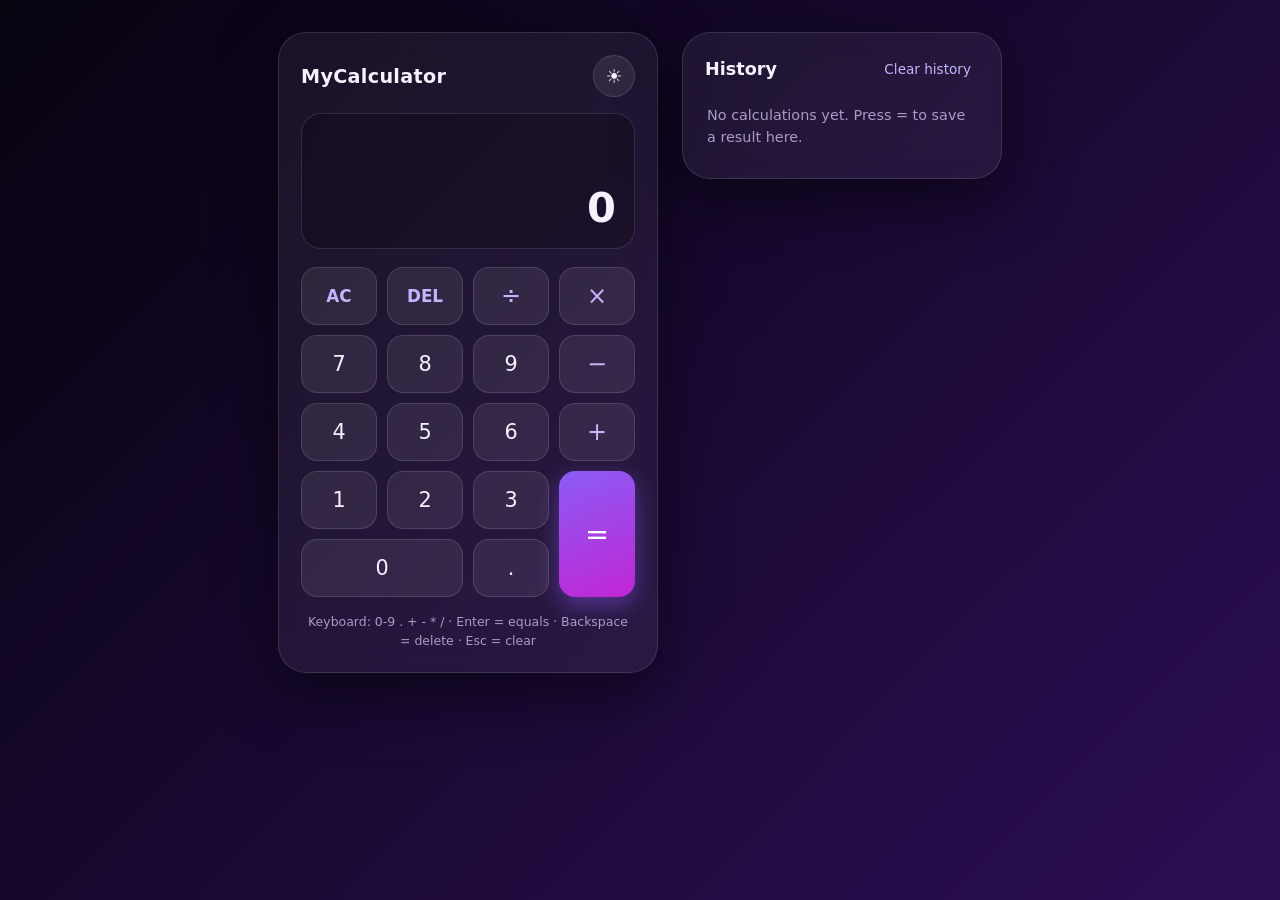
<file: index.html>
<!DOCTYPE html>
<html lang="en" data-theme="dark">
<head>
  <meta charset="UTF-8">
  <meta name="viewport" content="width=device-width, initial-scale=1.0">
  <meta name="description" content="A safe, keyboard-friendly calculator with history and themes, built with HTML, CSS and vanilla JavaScript.">
  <title>MyCalculator</title>
  <link rel="stylesheet" href="style.css">
</head>
<body>
  <main class="app">
    <section class="calculator" aria-label="Calculator">
      <header class="topbar">
        <h1>MyCalculator</h1>
        <button id="themeToggle" class="icon-btn" type="button" aria-label="Switch to light theme">&#9728;</button>
      </header>

      <div class="display">
        <div id="previous" class="previous" aria-hidden="true"></div>
        <output id="current" class="current" aria-live="polite" aria-atomic="true">0</output>
      </div>

      <div id="keypad" class="keypad">
        <button class="btn fn" type="button" data-action="clear" data-key="Escape" aria-label="All clear">AC</button>
        <button class="btn fn" type="button" data-action="delete" data-key="Backspace" aria-label="Delete last character">DEL</button>
        <button class="btn op" type="button" data-action="operator" data-value="/" data-key="/" aria-label="Divide">&divide;</button>
        <button class="btn op" type="button" data-action="operator" data-value="*" data-key="*" aria-label="Multiply">&times;</button>

        <button class="btn" type="button" data-action="digit" data-value="7" data-key="7">7</button>
        <button class="btn" type="button" data-action="digit" data-value="8" data-key="8">8</button>
        <button class="btn" type="button" data-action="digit" data-value="9" data-key="9">9</button>
        <button class="btn op" type="button" data-action="operator" data-value="-" data-key="-" aria-label="Subtract">&minus;</button>

        <button class="btn" type="button" data-action="digit" data-value="4" data-key="4">4</button>
        <button class="btn" type="button" data-action="digit" data-value="5" data-key="5">5</button>
        <button class="btn" type="button" data-action="digit" data-value="6" data-key="6">6</button>
        <button class="btn op" type="button" data-action="operator" data-value="+" data-key="+" aria-label="Add">+</button>

        <button class="btn" type="button" data-action="digit" data-value="1" data-key="1">1</button>
        <button class="btn" type="button" data-action="digit" data-value="2" data-key="2">2</button>
        <button class="btn" type="button" data-action="digit" data-value="3" data-key="3">3</button>
        <button class="btn equals" type="button" data-action="equals" data-key="Enter" aria-label="Equals">=</button>

        <button class="btn zero" type="button" data-action="digit" data-value="0" data-key="0">0</button>
        <button class="btn" type="button" data-action="decimal" data-key="." aria-label="Decimal point">.</button>
      </div>

      <p class="hint">Keyboard: 0-9 . + - * / &middot; Enter = equals &middot; Backspace = delete &middot; Esc = clear</p>
    </section>

    <aside class="history" aria-label="Calculation history">
      <div class="history-head">
        <h2>History</h2>
        <button id="clearHistory" class="text-btn" type="button">Clear history</button>
      </div>
      <ul id="historyList" class="history-list"></ul>
      <p id="historyEmpty" class="empty">No calculations yet. Press = to save a result here.</p>
    </aside>
  </main>

  <script src="script.js"></script>
</body>
</html>
</file>
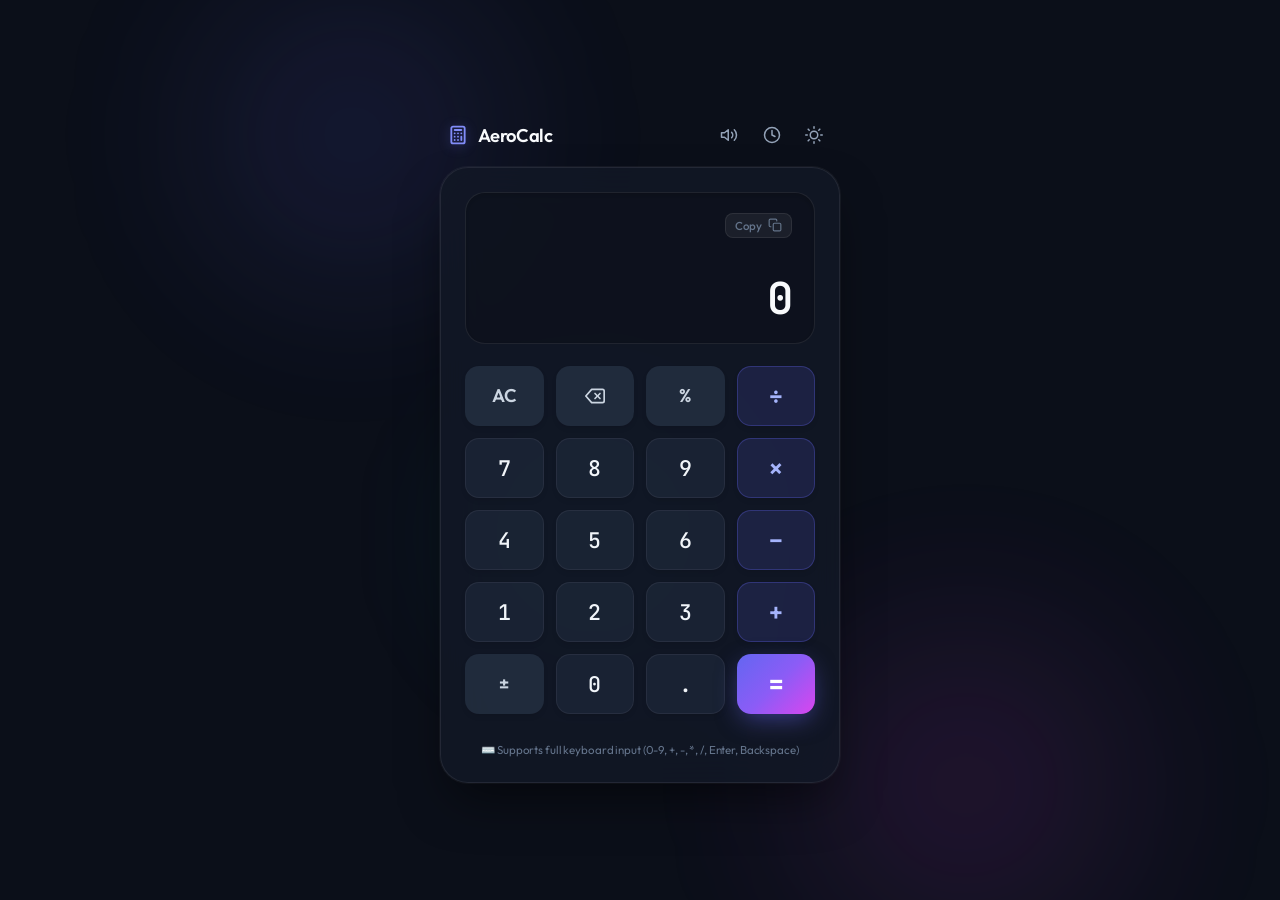
<file: Rahul_11255008_AeroCalc/index.html>
<!DOCTYPE html>
<html lang="en">
<head>
  <meta charset="UTF-8">
  <meta name="viewport" content="width=device-width, initial-scale=1.0">
  <title>AeroCalc — Modern Arithmetic Calculator</title>
  <meta name="description" content="A sleek, modern arithmetic calculator with real-time expression preview, history tape, keyboard shortcuts, and sound effects.">
  <link rel="preconnect" href="https://fonts.googleapis.com">
  <link rel="preconnect" href="https://fonts.gstatic.com" crossorigin>
  <link href="https://fonts.googleapis.com/css2?family=JetBrains+Mono:wght@400;500;600&family=Outfit:wght@300;400;500;600;700&display=swap" rel="stylesheet">
  <link rel="stylesheet" href="style.css">
</head>
<body>
  <div class="background-ambient">
    <div class="ambient-orb orb-1"></div>
    <div class="ambient-orb orb-2"></div>
    <div class="ambient-orb orb-3"></div>
  </div>

  <main class="calculator-app">
    <!-- Top toolbar -->
    <header class="app-header">
      <div class="brand">
        <span class="brand-icon">
          <svg width="20" height="20" viewBox="0 0 24 24" fill="none" stroke="currentColor" stroke-width="2.2" stroke-linecap="round" stroke-linejoin="round">
            <rect x="4" y="2" width="16" height="20" rx="2"></rect>
            <line x1="8" y1="6" x2="16" y2="6"></line>
            <line x1="16" y1="14" x2="16" y2="18"></line>
            <path d="M16 10h.01"></path>
            <path d="M12 10h.01"></path>
            <path d="M8 10h.01"></path>
            <path d="M12 14h.01"></path>
            <path d="M8 14h.01"></path>
            <path d="M12 18h.01"></path>
            <path d="M8 18h.01"></path>
          </svg>
        </span>
        <span class="brand-name">AeroCalc</span>
      </div>

      <div class="header-actions">
        <!-- Sound Toggle -->
        <button id="soundToggleBtn" class="icon-btn" title="Toggle audio feedback" aria-label="Toggle sound">
          <svg class="sound-on-icon" width="18" height="18" viewBox="0 0 24 24" fill="none" stroke="currentColor" stroke-width="2" stroke-linecap="round" stroke-linejoin="round">
            <polygon points="11 5 6 9 2 9 2 15 6 15 11 19 11 5"></polygon>
            <path d="M19.07 4.93a10 10 0 0 1 0 14.14M15.54 8.46a5 5 0 0 1 0 7.07"></path>
          </svg>
          <svg class="sound-off-icon hidden" width="18" height="18" viewBox="0 0 24 24" fill="none" stroke="currentColor" stroke-width="2" stroke-linecap="round" stroke-linejoin="round">
            <polygon points="11 5 6 9 2 9 2 15 6 15 11 19 11 5"></polygon>
            <line x1="23" y1="9" x2="17" y2="15"></line>
            <line x1="17" y1="9" x2="23" y2="15"></line>
          </svg>
        </button>

        <!-- History Drawer Toggle -->
        <button id="historyToggleBtn" class="icon-btn" title="View calculation history" aria-label="Toggle history">
          <svg width="18" height="18" viewBox="0 0 24 24" fill="none" stroke="currentColor" stroke-width="2" stroke-linecap="round" stroke-linejoin="round">
            <circle cx="12" cy="12" r="10"></circle>
            <polyline points="12 6 12 12 16 14"></polyline>
          </svg>
        </button>

        <!-- Theme Toggle -->
        <button id="themeToggleBtn" class="icon-btn" title="Switch theme" aria-label="Toggle theme">
          <svg class="theme-dark-icon" width="18" height="18" viewBox="0 0 24 24" fill="none" stroke="currentColor" stroke-width="2" stroke-linecap="round" stroke-linejoin="round">
            <circle cx="12" cy="12" r="5"></circle>
            <line x1="12" y1="1" x2="12" y2="3"></line>
            <line x1="12" y1="21" x2="12" y2="23"></line>
            <line x1="4.22" y1="4.22" x2="5.64" y2="5.64"></line>
            <line x1="18.36" y1="18.36" x2="19.78" y2="19.78"></line>
            <line x1="1" y1="12" x2="3" y2="12"></line>
            <line x1="21" y1="12" x2="23" y2="12"></line>
            <line x1="4.22" y1="19.78" x2="5.64" y2="18.36"></line>
            <line x1="18.36" y1="5.64" x2="19.78" y2="4.22"></line>
          </svg>
          <svg class="theme-light-icon hidden" width="18" height="18" viewBox="0 0 24 24" fill="none" stroke="currentColor" stroke-width="2" stroke-linecap="round" stroke-linejoin="round">
            <path d="M21 12.79A9 9 0 1 1 11.21 3 7 7 0 0 0 21 12.79z"></path>
          </svg>
        </button>
      </div>
    </header>

    <!-- Calculator Card -->
    <div class="calculator-card">
      <!-- Screen / Display Section -->
      <section class="display-section">
        <div class="display-meta">
          <span id="operationIndicator" class="op-indicator"></span>
          <button id="copyBtn" class="copy-badge" title="Copy result to clipboard">
            <span class="copy-text">Copy</span>
            <svg class="copy-icon" width="14" height="14" viewBox="0 0 24 24" fill="none" stroke="currentColor" stroke-width="2" stroke-linecap="round" stroke-linejoin="round">
              <rect x="9" y="9" width="13" height="13" rx="2" ry="2"></rect>
              <path d="M5 15H4a2 2 0 0 1-2-2V4a2 2 0 0 1 2-2h9a2 2 0 0 1 2 2v1"></path>
            </svg>
          </button>
        </div>

        <!-- Upper expression history -->
        <div id="historyExpression" class="history-expression" aria-live="polite"></div>

        <!-- Primary numeric display -->
        <div class="main-display-wrapper">
          <div id="currentDisplay" class="current-display" aria-live="assertive">0</div>
        </div>
      </section>

      <!-- Keypad Grid -->
      <section class="keypad-grid" role="region" aria-label="Calculator Keypad">
        <!-- Row 1: Function Keys -->
        <button id="btnClear" class="key key-func" data-action="clear" data-key="Escape" aria-label="All Clear">AC</button>
        <button id="btnBackspace" class="key key-func" data-action="backspace" data-key="Backspace" aria-label="Backspace">
          <svg width="20" height="20" viewBox="0 0 24 24" fill="none" stroke="currentColor" stroke-width="2" stroke-linecap="round" stroke-linejoin="round">
            <path d="M21 4H8l-7 8 7 8h13a2 2 0 0 0 2-2V6a2 2 0 0 0-2-2z"></path>
            <line x1="18" y1="9" x2="12" y2="15"></line>
            <line x1="12" y1="9" x2="18" y2="15"></line>
          </svg>
        </button>
        <button id="btnPercent" class="key key-func" data-action="percent" data-key="%" aria-label="Percentage">%</button>
        <button id="btnDivide" class="key key-operator" data-action="operator" data-operator="÷" data-key="/" aria-label="Divide">÷</button>

        <!-- Row 2 -->
        <button class="key key-digit" data-digit="7" data-key="7">7</button>
        <button class="key key-digit" data-digit="8" data-key="8">8</button>
        <button class="key key-digit" data-digit="9" data-key="9">9</button>
        <button id="btnMultiply" class="key key-operator" data-action="operator" data-operator="×" data-key="*" aria-label="Multiply">×</button>

        <!-- Row 3 -->
        <button class="key key-digit" data-digit="4" data-key="4">4</button>
        <button class="key key-digit" data-digit="5" data-key="5">5</button>
        <button class="key key-digit" data-digit="6" data-key="6">6</button>
        <button id="btnSubtract" class="key key-operator" data-action="operator" data-operator="−" data-key="-" aria-label="Subtract">−</button>

        <!-- Row 4 -->
        <button class="key key-digit" data-digit="1" data-key="1">1</button>
        <button class="key key-digit" data-digit="2" data-key="2">2</button>
        <button class="key key-digit" data-digit="3" data-key="3">3</button>
        <button id="btnAdd" class="key key-operator" data-action="operator" data-operator="+" data-key="+" aria-label="Add">+</button>

        <!-- Row 5 -->
        <button id="btnNegate" class="key key-func" data-action="negate" data-key="±" aria-label="Plus or Minus">±</button>
        <button class="key key-digit" data-digit="0" data-key="0">0</button>
        <button id="btnDecimal" class="key key-digit" data-digit="." data-key="." aria-label="Decimal point">.</button>
        <button id="btnEquals" class="key key-equals" data-action="calculate" data-key="Enter" aria-label="Equals">=</button>
      </section>

      <!-- Keyboard helper hint -->
      <footer class="calculator-footer">
        <span class="keyboard-hint">⌨️ Supports full keyboard input (0-9, +, -, *, /, Enter, Backspace)</span>
      </footer>
    </div>

    <!-- Slide-in History Tape Drawer -->
    <aside id="historyDrawer" class="history-drawer" aria-hidden="true">
      <div class="history-header">
        <div class="history-title">
          <svg width="18" height="18" viewBox="0 0 24 24" fill="none" stroke="currentColor" stroke-width="2" stroke-linecap="round" stroke-linejoin="round">
            <circle cx="12" cy="12" r="10"></circle>
            <polyline points="12 6 12 12 16 14"></polyline>
          </svg>
          <h3>Calculation History</h3>
        </div>
        <div class="history-actions">
          <button id="clearHistoryBtn" class="text-btn" title="Clear all history">Clear</button>
          <button id="closeHistoryBtn" class="icon-btn-close" aria-label="Close history">
            <svg width="18" height="18" viewBox="0 0 24 24" fill="none" stroke="currentColor" stroke-width="2" stroke-linecap="round" stroke-linejoin="round">
              <line x1="18" y1="6" x2="6" y2="18"></line>
              <line x1="6" y1="6" x2="18" y2="18"></line>
            </svg>
          </button>
        </div>
      </div>
      <div id="historyList" class="history-list">
        <div class="history-empty">
          <p>No past calculations yet.</p>
          <span>Calculate something and it will appear here!</span>
        </div>
      </div>
    </aside>

    <div id="drawerBackdrop" class="drawer-backdrop"></div>
  </main>

  <!-- Notification Toast -->
  <div id="toast" class="toast" role="status" aria-live="polite"></div>

  <script src="script.js"></script>
</body>
</html>
</file>
<file: style.css>
/* ---------- Theme variables ---------- */
:root[data-theme="dark"] {
  --bg1: #07030f; --bg2: #2b0f55;
  --card: rgba(255, 255, 255, 0.06); --border: rgba(255, 255, 255, 0.12);
  --text: #f5f1ff; --muted: #a99cc8;
  --key: rgba(255, 255, 255, 0.08); --key-hover: rgba(255, 255, 255, 0.17);
  --accent: #8b5cf6; --accent2: #c026d3; --fn: #c4b5fd; --danger: #fb7185;
  --shadow: 0 20px 60px rgba(0, 0, 0, 0.5);
}
:root[data-theme="light"] {
  --bg1: #f6f0ff; --bg2: #d6c4ff;
  --card: rgba(255, 255, 255, 0.72); --border: rgba(91, 33, 182, 0.16);
  --text: #1e1236; --muted: #6b5b8c;
  --key: rgba(91, 33, 182, 0.08); --key-hover: rgba(91, 33, 182, 0.17);
  --accent: #7c3aed; --accent2: #c026d3; --fn: #6d28d9; --danger: #e11d48;
  --shadow: 0 20px 50px rgba(91, 33, 182, 0.2);
}

/* ---------- Base ---------- */
* { box-sizing: border-box; margin: 0; }
body {
  min-height: 100vh;
  font-family: "Segoe UI", system-ui, -apple-system, Roboto, Helvetica, Arial, sans-serif;
  color: var(--text);
  background: linear-gradient(135deg, var(--bg1), var(--bg2)) fixed;
}
button { font: inherit; color: inherit; cursor: pointer; }
button:focus-visible { outline: 3px solid var(--accent); outline-offset: 2px; }

/* ---------- Layout ---------- */
.app {
  display: grid;
  grid-template-columns: minmax(300px, 380px) minmax(260px, 320px);
  gap: 24px;
  justify-content: center;
  align-items: start;
  padding: 32px 16px;
}
.calculator, .history {
  background: var(--card);
  border: 1px solid var(--border);
  border-radius: 28px;
  padding: 22px;
  box-shadow: var(--shadow);
  backdrop-filter: blur(14px);
  -webkit-backdrop-filter: blur(14px);
}

.topbar { display: flex; justify-content: space-between; align-items: center; margin-bottom: 16px; }
.topbar h1 { font-size: 1.2rem; font-weight: 700; letter-spacing: 0.3px; }
.icon-btn {
  width: 42px; height: 42px; border-radius: 50%; font-size: 1.2rem;
  background: var(--key); border: 1px solid var(--border);
  transition: background 0.2s, transform 0.2s;
}
.icon-btn:hover { background: var(--key-hover); transform: rotate(20deg); }

/* ---------- Display ---------- */
.display {
  min-height: 8.5rem;
  padding: 16px 18px;
  margin-bottom: 18px;
  display: flex; flex-direction: column; justify-content: flex-end;
  text-align: right;
  border-radius: 20px;
  background: rgba(0, 0, 0, 0.22);
  border: 1px solid var(--border);
}
:root[data-theme="light"] .display { background: rgba(255, 255, 255, 0.65); }
.previous { min-height: 1.4rem; color: var(--muted); font-size: 1rem; overflow-wrap: anywhere; }
.current { font-size: 2.6rem; font-weight: 600; line-height: 1.15; overflow-wrap: anywhere; }
.current[data-size="sm"] { font-size: 1.9rem; }
.current[data-size="xs"] { font-size: 1.3rem; }
.current.error { color: var(--danger); font-size: 1.3rem; font-weight: 500; }

/* ---------- Keypad ---------- */
.keypad { display: grid; grid-template-columns: repeat(4, 1fr); gap: 10px; }
.btn {
  min-height: 58px;
  font-size: 1.3rem;
  border-radius: 16px;
  background: var(--key);
  border: 1px solid var(--border);
  transition: transform 0.15s, background 0.2s, box-shadow 0.2s;
}
.btn:hover { background: var(--key-hover); transform: translateY(-2px); }
.btn:active, .btn.pressed { transform: scale(0.94); background: var(--key-hover); }
.btn.fn { color: var(--fn); font-size: 1.05rem; font-weight: 600; }
.btn.op { color: var(--fn); font-size: 1.5rem; }
.btn.zero { grid-column: span 2; }
.btn.equals {
  grid-row: span 2;
  color: #fff; font-size: 1.8rem; border: none;
  background: linear-gradient(160deg, var(--accent), var(--accent2));
  box-shadow: 0 8px 22px rgba(139, 92, 246, 0.45);
}
.btn.equals:hover { background: linear-gradient(160deg, var(--accent), var(--accent2)); box-shadow: 0 10px 28px rgba(192, 38, 211, 0.55); }

.hint { margin-top: 16px; font-size: 0.78rem; line-height: 1.5; color: var(--muted); text-align: center; }

/* ---------- History ---------- */
.history-head { display: flex; justify-content: space-between; align-items: center; margin-bottom: 14px; }
.history-head h2 { font-size: 1.1rem; }
.text-btn { background: none; border: none; color: var(--fn); font-size: 0.85rem; padding: 6px 8px; border-radius: 8px; }
.text-btn:hover { background: var(--key); }
.history-list { list-style: none; padding: 0; max-height: 440px; overflow-y: auto; display: flex; flex-direction: column; gap: 8px; }
.history-item {
  width: 100%; text-align: right; padding: 10px 14px; border-radius: 14px;
  background: var(--key); border: 1px solid var(--border);
  transition: background 0.2s, transform 0.15s;
}
.history-item:hover { background: var(--key-hover); transform: translateX(-3px); }
.history-item .h-expr { display: block; font-size: 0.85rem; color: var(--muted); overflow-wrap: anywhere; }
.history-item .h-result { display: block; font-size: 1.2rem; font-weight: 600; overflow-wrap: anywhere; }
.empty { color: var(--muted); font-size: 0.9rem; line-height: 1.5; padding: 8px 2px; }

/* ---------- Responsive ---------- */
@media (max-width: 780px) {
  .app { grid-template-columns: minmax(0, 420px); padding: 16px 12px; }
  .current { font-size: 2.2rem; }
  .btn { min-height: 54px; }
}
@media (prefers-reduced-motion: reduce) {
  * { transition: none !important; }
}
</file>
<file: Rahul_11255008_AeroCalc/style.css>
/* ==========================================================================
   AeroCalc — Modern Arithmetic Calculator Design System
   ========================================================================== */

:root {
  /* Color Tokens - Dark Mode (Default) */
  --bg-primary: #0b0f19;
  --bg-secondary: #131a2a;
  --bg-tertiary: #1c263b;
  
  --card-bg: rgba(18, 24, 38, 0.85);
  --card-border: rgba(255, 255, 255, 0.08);
  --card-border-focus: rgba(99, 102, 241, 0.4);
  --card-shadow: 0 25px 50px -12px rgba(0, 0, 0, 0.55), 0 0 0 1px rgba(255, 255, 255, 0.05);

  --text-primary: #f8fafc;
  --text-secondary: #94a3b8;
  --text-tertiary: #64748b;

  /* Key button styles */
  --key-digit-bg: rgba(30, 41, 59, 0.7);
  --key-digit-hover: rgba(51, 65, 85, 0.85);
  --key-digit-active: rgba(71, 85, 105, 0.95);
  --key-digit-text: #f1f5f9;
  --key-digit-border: rgba(255, 255, 255, 0.06);

  --key-func-bg: rgba(51, 65, 85, 0.5);
  --key-func-hover: rgba(71, 85, 105, 0.7);
  --key-func-active: rgba(100, 116, 139, 0.8);
  --key-func-text: #cbd5e1;

  --key-op-bg: rgba(99, 102, 241, 0.15);
  --key-op-hover: rgba(99, 102, 241, 0.28);
  --key-op-active: rgba(99, 102, 241, 0.42);
  --key-op-text: #a5b4fc;
  --key-op-border: rgba(99, 102, 241, 0.3);

  --key-equals-bg: linear-gradient(135deg, #6366f1 0%, #8b5cf6 50%, #d946ef 100%);
  --key-equals-hover: linear-gradient(135deg, #4f46e5 0%, #7c3aed 50%, #c026d3 100%);
  --key-equals-active: linear-gradient(135deg, #4338ca 0%, #6d28d9 50%, #a21caf 100%);
  --key-equals-text: #ffffff;
  --key-equals-shadow: 0 8px 24px -4px rgba(99, 102, 241, 0.5);

  --orb-1: radial-gradient(circle, rgba(99, 102, 241, 0.22) 0%, transparent 70%);
  --orb-2: radial-gradient(circle, rgba(217, 70, 239, 0.18) 0%, transparent 70%);
  --orb-3: radial-gradient(circle, rgba(6, 182, 212, 0.18) 0%, transparent 70%);

  --radius-sm: 8px;
  --radius-md: 14px;
  --radius-lg: 20px;
  --radius-xl: 28px;

  --font-main: 'Outfit', -apple-system, BlinkMacSystemFont, 'Segoe UI', Roboto, sans-serif;
  --font-mono: 'JetBrains Mono', monospace;

  --drawer-bg: rgba(15, 23, 42, 0.95);
  --divider: rgba(255, 255, 255, 0.08);
}

/* Light Theme Variables */
[data-theme="light"] {
  --bg-primary: #f1f5f9;
  --bg-secondary: #e2e8f0;
  --bg-tertiary: #cbd5e1;

  --card-bg: rgba(255, 255, 255, 0.92);
  --card-border: rgba(0, 0, 0, 0.08);
  --card-border-focus: rgba(99, 102, 241, 0.5);
  --card-shadow: 0 20px 45px -10px rgba(0, 0, 0, 0.12), 0 0 0 1px rgba(0, 0, 0, 0.04);

  --text-primary: #0f172a;
  --text-secondary: #475569;
  --text-tertiary: #94a3b8;

  --key-digit-bg: #f8fafc;
  --key-digit-hover: #f1f5f9;
  --key-digit-active: #e2e8f0;
  --key-digit-text: #1e293b;
  --key-digit-border: rgba(0, 0, 0, 0.06);

  --key-func-bg: #e2e8f0;
  --key-func-hover: #cbd5e1;
  --key-func-active: #94a3b8;
  --key-func-text: #334155;

  --key-op-bg: rgba(99, 102, 241, 0.12);
  --key-op-hover: rgba(99, 102, 241, 0.22);
  --key-op-active: rgba(99, 102, 241, 0.32);
  --key-op-text: #4f46e5;
  --key-op-border: rgba(99, 102, 241, 0.25);

  --key-equals-bg: linear-gradient(135deg, #4f46e5 0%, #7c3aed 100%);
  --key-equals-hover: linear-gradient(135deg, #4338ca 0%, #6d28d9 100%);
  --key-equals-active: linear-gradient(135deg, #3730a3 0%, #5b21b6 100%);
  --key-equals-text: #ffffff;
  --key-equals-shadow: 0 8px 20px -3px rgba(79, 70, 229, 0.35);

  --orb-1: radial-gradient(circle, rgba(99, 102, 241, 0.15) 0%, transparent 70%);
  --orb-2: radial-gradient(circle, rgba(217, 70, 239, 0.12) 0%, transparent 70%);
  --orb-3: radial-gradient(circle, rgba(6, 182, 212, 0.12) 0%, transparent 70%);

  --drawer-bg: rgba(255, 255, 255, 0.96);
  --divider: rgba(0, 0, 0, 0.06);
}

/* Base Reset & Layout */
* {
  margin: 0;
  padding: 0;
  box-sizing: border-box;
  -webkit-font-smoothing: antialiased;
  -moz-osx-font-smoothing: grayscale;
}

body {
  font-family: var(--font-main);
  background-color: var(--bg-primary);
  color: var(--text-primary);
  min-height: 100vh;
  display: flex;
  justify-content: center;
  align-items: center;
  overflow-x: hidden;
  padding: 1.5rem;
  transition: background-color 0.4s ease, color 0.4s ease;
  user-select: none;
}

/* Subtle Animated Ambient Background */
.background-ambient {
  position: fixed;
  inset: 0;
  pointer-events: none;
  z-index: 0;
  overflow: hidden;
}

.ambient-orb {
  position: absolute;
  border-radius: 50%;
  filter: blur(80px);
  opacity: 0.8;
  animation: floatOrb 18s ease-in-out infinite alternate;
}

.orb-1 {
  width: 450px;
  height: 450px;
  background: var(--orb-1);
  top: -10%;
  left: 10%;
  animation-duration: 22s;
}

.orb-2 {
  width: 500px;
  height: 500px;
  background: var(--orb-2);
  bottom: -15%;
  right: 5%;
  animation-duration: 26s;
}

.orb-3 {
  width: 350px;
  height: 350px;
  background: var(--orb-3);
  top: 40%;
  right: 40%;
  animation-duration: 19s;
}

@keyframes floatOrb {
  0% { transform: translate(0, 0) scale(1); }
  50% { transform: translate(30px, 40px) scale(1.1); }
  100% { transform: translate(-25px, -30px) scale(0.95); }
}

/* Calculator Container */
.calculator-app {
  position: relative;
  z-index: 1;
  width: 100%;
  max-width: 400px;
}

/* App Header */
.app-header {
  display: flex;
  align-items: center;
  justify-content: space-between;
  margin-bottom: 0.85rem;
  padding: 0 0.5rem;
}

.brand {
  display: flex;
  align-items: center;
  gap: 0.6rem;
  color: var(--text-primary);
  font-weight: 600;
  font-size: 1.15rem;
  letter-spacing: -0.02em;
}

.brand-icon {
  display: flex;
  align-items: center;
  justify-content: center;
  color: #818cf8;
  filter: drop-shadow(0 2px 6px rgba(99, 102, 241, 0.4));
}

.header-actions {
  display: flex;
  align-items: center;
  gap: 0.4rem;
}

.icon-btn {
  background: transparent;
  border: 1px solid transparent;
  color: var(--text-secondary);
  cursor: pointer;
  padding: 0.5rem;
  border-radius: var(--radius-sm);
  display: flex;
  align-items: center;
  justify-content: center;
  transition: all 0.2s cubic-bezier(0.16, 1, 0.3, 1);
}

.icon-btn:hover {
  color: var(--text-primary);
  background: rgba(255, 255, 255, 0.08);
  border-color: var(--card-border);
  transform: translateY(-1px);
}

.icon-btn:active {
  transform: translateY(0);
}

.hidden {
  display: none !important;
}

/* Main Card */
.calculator-card {
  background: var(--card-bg);
  backdrop-filter: blur(24px);
  -webkit-backdrop-filter: blur(24px);
  border: 1px solid var(--card-border);
  border-radius: var(--radius-xl);
  box-shadow: var(--card-shadow);
  padding: 1.5rem;
  display: flex;
  flex-direction: column;
  gap: 1.35rem;
  overflow: hidden;
  position: relative;
  transition: border-color 0.3s ease, box-shadow 0.3s ease;
}

/* Display Section */
.display-section {
  background: rgba(0, 0, 0, 0.18);
  border: 1px solid var(--card-border);
  border-radius: var(--radius-lg);
  padding: 1.25rem 1.4rem;
  display: flex;
  flex-direction: column;
  gap: 0.4rem;
  position: relative;
  min-height: 140px;
  justify-content: flex-end;
  box-shadow: inset 0 2px 6px rgba(0, 0, 0, 0.15);
}

[data-theme="light"] .display-section {
  background: rgba(241, 245, 249, 0.85);
  box-shadow: inset 0 2px 4px rgba(0, 0, 0, 0.04);
}

.display-meta {
  display: flex;
  align-items: center;
  justify-content: space-between;
  min-height: 24px;
}

.op-indicator {
  font-size: 0.82rem;
  font-weight: 600;
  color: #818cf8;
  letter-spacing: 0.05em;
  text-transform: uppercase;
}

.copy-badge {
  background: rgba(255, 255, 255, 0.06);
  border: 1px solid var(--card-border);
  color: var(--text-tertiary);
  font-family: var(--font-main);
  font-size: 0.72rem;
  font-weight: 500;
  padding: 0.25rem 0.55rem;
  border-radius: var(--radius-sm);
  display: flex;
  align-items: center;
  gap: 0.35rem;
  cursor: pointer;
  transition: all 0.2s ease;
}

.copy-badge:hover {
  color: var(--text-primary);
  background: rgba(255, 255, 255, 0.12);
  border-color: rgba(255, 255, 255, 0.2);
}

.history-expression {
  font-family: var(--font-mono);
  font-size: 0.95rem;
  color: var(--text-secondary);
  text-align: right;
  min-height: 1.4rem;
  white-space: nowrap;
  overflow: hidden;
  text-overflow: ellipsis;
  letter-spacing: 0.02em;
  word-break: break-all;
}

.main-display-wrapper {
  overflow: hidden;
  width: 100%;
}

.current-display {
  font-family: var(--font-mono);
  font-size: 2.75rem;
  font-weight: 600;
  text-align: right;
  color: var(--text-primary);
  line-height: 1.15;
  letter-spacing: -0.03em;
  white-space: nowrap;
  overflow: hidden;
  text-overflow: clip;
  transition: font-size 0.15s ease;
}

/* Keypad Grid */
.keypad-grid {
  display: grid;
  grid-template-columns: repeat(4, 1fr);
  gap: 0.75rem;
}

/* Individual Key Base */
.key {
  appearance: none;
  border: none;
  outline: none;
  font-family: var(--font-main);
  font-size: 1.35rem;
  font-weight: 500;
  height: 60px;
  border-radius: var(--radius-md);
  cursor: pointer;
  display: flex;
  align-items: center;
  justify-content: center;
  position: relative;
  overflow: hidden;
  transition: all 0.18s cubic-bezier(0.16, 1, 0.3, 1);
  box-shadow: 0 3px 6px -2px rgba(0, 0, 0, 0.15);
}

.key:hover {
  transform: translateY(-2px);
  filter: brightness(1.1);
}

.key:active, .key.is-pressed {
  transform: translateY(1px) scale(0.97);
  box-shadow: 0 1px 2px rgba(0, 0, 0, 0.2);
}

/* Digits */
.key-digit {
  background: var(--key-digit-bg);
  color: var(--key-digit-text);
  border: 1px solid var(--key-digit-border);
  font-weight: 500;
  font-family: var(--font-mono);
}

.key-digit:hover {
  background: var(--key-digit-hover);
}

.key-digit:active, .key-digit.is-pressed {
  background: var(--key-digit-active);
}

/* Function keys (AC, DEL, %, +/-) */
.key-func {
  background: var(--key-func-bg);
  color: var(--key-func-text);
  font-size: 1.15rem;
  font-weight: 600;
}

.key-func:hover {
  background: var(--key-func-hover);
}

.key-func:active, .key-func.is-pressed {
  background: var(--key-func-active);
}

/* Operators (÷, ×, −, +) */
.key-operator {
  background: var(--key-op-bg);
  color: var(--key-op-text);
  border: 1px solid var(--key-op-border);
  font-size: 1.55rem;
  font-weight: 600;
}

.key-operator:hover {
  background: var(--key-op-hover);
}

.key-operator:active, .key-operator.is-pressed {
  background: var(--key-op-active);
}

.key-operator.is-active-op {
  border-color: #818cf8;
  background: rgba(99, 102, 241, 0.35);
  box-shadow: 0 0 16px rgba(99, 102, 241, 0.4);
}

/* Equals Key */
.key-equals {
  background: var(--key-equals-bg);
  color: var(--key-equals-text);
  font-size: 1.6rem;
  font-weight: 700;
  box-shadow: var(--key-equals-shadow);
  border: none;
}

.key-equals:hover {
  background: var(--key-equals-hover);
  box-shadow: 0 10px 28px -3px rgba(99, 102, 241, 0.65);
}

.key-equals:active, .key-equals.is-pressed {
  background: var(--key-equals-active);
  box-shadow: 0 4px 12px rgba(99, 102, 241, 0.4);
}

/* Footer / Hint */
.calculator-footer {
  text-align: center;
  padding-top: 0.15rem;
}

.keyboard-hint {
  font-size: 0.72rem;
  color: var(--text-tertiary);
  letter-spacing: -0.01em;
}

/* History Drawer & Backdrop */
.drawer-backdrop {
  position: fixed;
  inset: 0;
  background: rgba(0, 0, 0, 0.45);
  backdrop-filter: blur(4px);
  -webkit-backdrop-filter: blur(4px);
  z-index: 9;
  opacity: 0;
  pointer-events: none;
  transition: opacity 0.25s ease;
}

.drawer-backdrop.active {
  opacity: 1;
  pointer-events: auto;
}

.history-drawer {
  position: absolute;
  top: 48px;
  left: 0;
  right: 0;
  bottom: 0;
  background: var(--drawer-bg);
  backdrop-filter: blur(28px);
  -webkit-backdrop-filter: blur(28px);
  border: 1px solid var(--card-border);
  border-radius: var(--radius-xl);
  box-shadow: var(--card-shadow);
  z-index: 12;
  display: flex;
  flex-direction: column;
  padding: 1.5rem;
  opacity: 0;
  pointer-events: none;
  transform: translateY(16px) scale(0.98);
  transition: all 0.28s cubic-bezier(0.16, 1, 0.3, 1);
}

.history-drawer.open {
  opacity: 1;
  pointer-events: auto;
  transform: translateY(0) scale(1);
}

.history-header {
  display: flex;
  align-items: center;
  justify-content: space-between;
  padding-bottom: 1rem;
  border-bottom: 1px solid var(--divider);
  margin-bottom: 1rem;
}

.history-title {
  display: flex;
  align-items: center;
  gap: 0.5rem;
  color: var(--text-primary);
}

.history-title h3 {
  font-size: 1.05rem;
  font-weight: 600;
}

.history-actions {
  display: flex;
  align-items: center;
  gap: 0.6rem;
}

.text-btn {
  background: none;
  border: none;
  color: var(--text-tertiary);
  font-size: 0.8rem;
  font-weight: 500;
  cursor: pointer;
  padding: 0.3rem 0.6rem;
  border-radius: var(--radius-sm);
  transition: all 0.2s ease;
}

.text-btn:hover {
  color: #ef4444;
  background: rgba(239, 68, 68, 0.12);
}

.icon-btn-close {
  background: none;
  border: none;
  color: var(--text-secondary);
  cursor: pointer;
  padding: 0.35rem;
  display: flex;
  align-items: center;
  justify-content: center;
  border-radius: var(--radius-sm);
  transition: all 0.2s ease;
}

.icon-btn-close:hover {
  color: var(--text-primary);
  background: rgba(255, 255, 255, 0.1);
}

.history-list {
  flex: 1;
  overflow-y: auto;
  display: flex;
  flex-direction: column;
  gap: 0.75rem;
  padding-right: 0.3rem;
}

/* Custom scrollbar */
.history-list::-webkit-scrollbar {
  width: 5px;
}
.history-list::-webkit-scrollbar-track {
  background: transparent;
}
.history-list::-webkit-scrollbar-thumb {
  background: var(--text-tertiary);
  border-radius: 4px;
}

.history-empty {
  display: flex;
  flex-direction: column;
  align-items: center;
  justify-content: center;
  height: 100%;
  color: var(--text-tertiary);
  text-align: center;
  gap: 0.4rem;
  font-size: 0.9rem;
}

.history-empty span {
  font-size: 0.78rem;
}

.history-item {
  background: rgba(255, 255, 255, 0.04);
  border: 1px solid var(--card-border);
  padding: 0.85rem 1rem;
  border-radius: var(--radius-md);
  cursor: pointer;
  transition: all 0.2s ease;
  display: flex;
  flex-direction: column;
  align-items: flex-end;
  gap: 0.25rem;
}

[data-theme="light"] .history-item {
  background: rgba(0, 0, 0, 0.02);
}

.history-item:hover {
  background: rgba(99, 102, 241, 0.1);
  border-color: rgba(99, 102, 241, 0.3);
  transform: translateX(-2px);
}

.history-item-expr {
  font-family: var(--font-mono);
  font-size: 0.82rem;
  color: var(--text-secondary);
}

.history-item-result {
  font-family: var(--font-mono);
  font-size: 1.25rem;
  font-weight: 600;
  color: var(--text-primary);
}

/* Toast Message */
.toast {
  position: fixed;
  bottom: 2rem;
  left: 50%;
  transform: translateX(-50%) translateY(20px);
  background: #1e293b;
  color: #f8fafc;
  border: 1px solid rgba(255, 255, 255, 0.12);
  padding: 0.65rem 1.2rem;
  border-radius: 9999px;
  font-size: 0.85rem;
  font-weight: 500;
  box-shadow: 0 10px 25px rgba(0, 0, 0, 0.4);
  opacity: 0;
  pointer-events: none;
  transition: all 0.25s cubic-bezier(0.16, 1, 0.3, 1);
  z-index: 100;
}

.toast.show {
  opacity: 1;
  transform: translateX(-50%) translateY(0);
}

/* Responsive adjustments */
@media (max-width: 440px) {
  body {
    padding: 0.75rem;
  }
  .calculator-card {
    padding: 1.15rem;
    border-radius: var(--radius-lg);
  }
  .current-display {
    font-size: 2.3rem;
  }
  .key {
    height: 54px;
    font-size: 1.2rem;
  }
}
</file>
